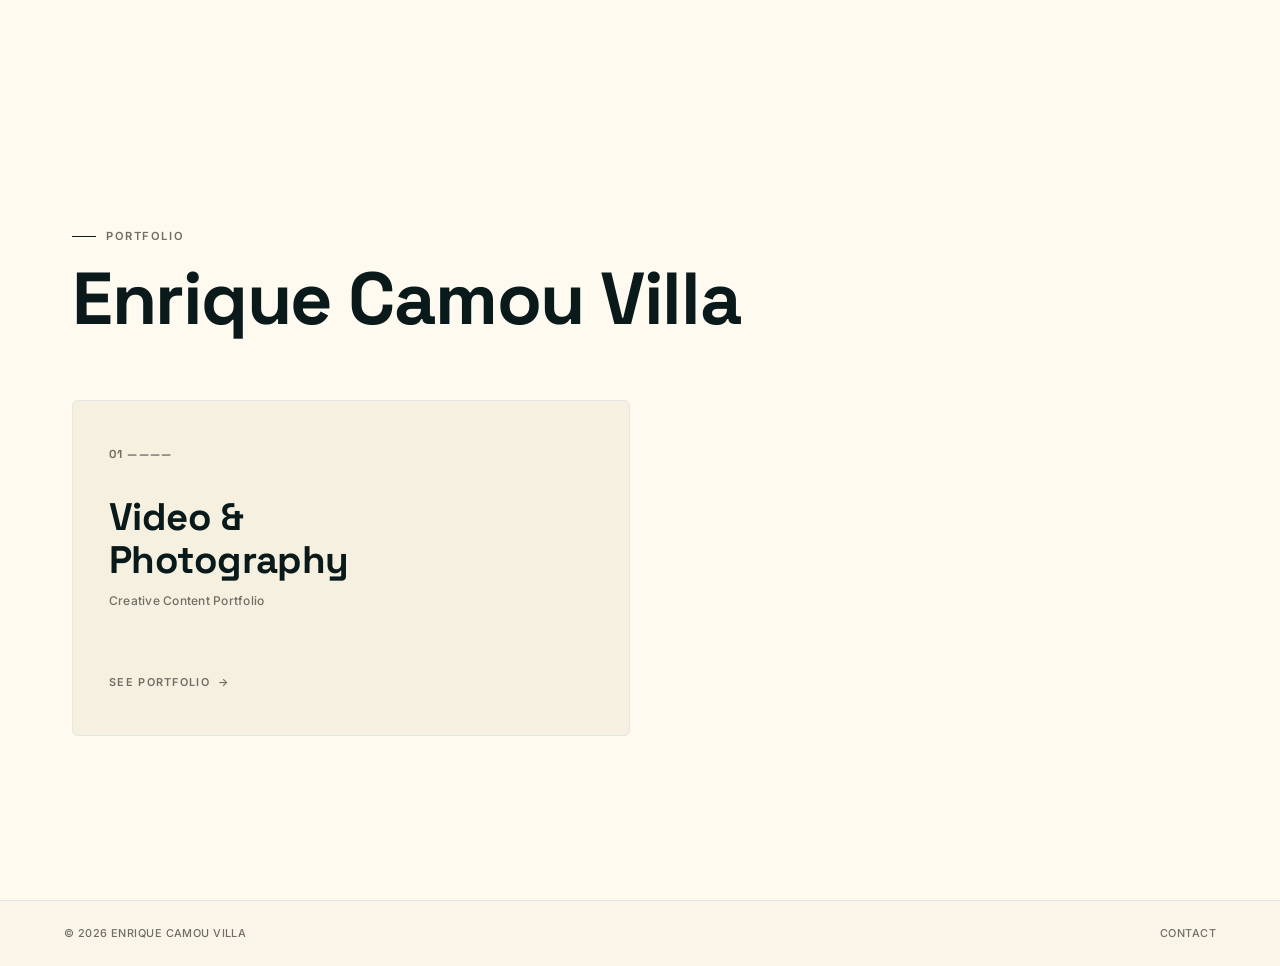
<file: index.html>
<!DOCTYPE html>
<html lang="en">
<head>
<meta charset="UTF-8"/>
<meta name="viewport" content="width=device-width,initial-scale=1.0"/>
<title>Enrique Camou Villa — Portfolio</title>
<link rel="stylesheet" href="style.css" media="all"/>
<style>
  /* Landing page — extends the tokens defined in style.css */
  main {
    max-width: 1200px;
    margin: 0 auto;
    padding: 8rem 2rem 4rem;
    min-height: 100vh;
    display: flex;
    flex-direction: column;
    justify-content: center;
  }

  .identity {
    margin-bottom: 4rem;
    animation: rise 0.6s var(--ease) both;
  }

  .name {
    font-family: 'Space Grotesk', sans-serif;
    font-size: clamp(2.6rem, 7vw, 4.6rem);
    font-weight: 700;
    letter-spacing: -0.02em;
    line-height: 0.98;
    color: var(--ink);
    margin-top: 0.6rem;
  }

  .tagline {
    font-size: 0.78rem;
    font-weight: 500;
    color: var(--mute);
    margin-top: 0.75rem;
    letter-spacing: 0.05em;
  }

  .doors-container {
    display: grid;
    grid-template-columns: repeat(2, 1fr);
    gap: 1.25rem;
    animation: rise 0.6s var(--ease) both;
    animation-delay: 0.1s;
  }

  .portal-door {
    background: var(--surface-card);
    border: 1px solid var(--hairline);
    padding: 2.75rem 2.25rem;
    border-radius: var(--r-md);
    text-decoration: none;
    color: var(--body);
    display: flex;
    flex-direction: column;
    justify-content: space-between;
    min-height: 280px;
    transition: background 0.4s var(--ease),
                color 0.4s var(--ease),
                border-color 0.4s var(--ease),
                transform 0.4s var(--ease);
  }

  .portal-door:hover,
  .portal-door:focus-visible {
    background: var(--surface-dark);
    border-color: var(--surface-dark);
    color: var(--on-dark-mute);
    transform: translateY(-4px);
  }

  .door-number {
    font-family: 'Space Grotesk', sans-serif;
    font-size: 0.72rem;
    font-weight: 700;
    color: var(--mute);
    letter-spacing: 0.1em;
    display: block;
    margin-bottom: 2rem;
    transition: color 0.4s var(--ease);
  }

  .portal-door:hover .door-number {
    color: var(--on-dark-mute);
  }

  .door-title {
    font-family: 'Space Grotesk', sans-serif;
    font-size: clamp(1.7rem, 3.4vw, 2.4rem);
    line-height: 1.12;
    color: var(--ink);
    font-weight: 700;
    letter-spacing: -0.015em;
    transition: color 0.4s var(--ease);
  }

  .portal-door:hover .door-title {
    color: var(--on-dark);
  }

  .door-sub {
    font-family: 'Inter', sans-serif;
    font-size: 0.75rem;
    font-weight: 500;
    color: var(--mute);
    margin-top: 0.6rem;
    letter-spacing: 0.02em;
    transition: color 0.4s var(--ease);
  }

  .portal-door:hover .door-sub {
    color: var(--on-dark-mute);
  }

  .door-enter {
    font-size: 0.68rem;
    font-weight: 600;
    text-transform: uppercase;
    letter-spacing: 0.12em;
    color: var(--mute);
    margin-top: 4rem;
    display: flex;
    align-items: center;
    gap: 8px;
    transition: color 0.3s;
  }

  .portal-door:hover .door-enter {
    color: var(--on-dark);
  }

  .door-enter span {
    transition: transform 0.3s var(--ease);
  }

  .portal-door:hover .door-enter span {
    transform: translateX(5px);
  }

  @media (max-width: 768px) {
    main { padding: 6.5rem 1.25rem 3rem; }
    .doors-container { grid-template-columns: 1fr; gap: 1rem; }
    .portal-door { min-height: 220px; padding: 2rem; }
  }
</style>
</head>
<body>

<main>
  <div class="identity">
    <div class="page-label">Portfolio</div>
    <h1 class="name">Enrique Camou Villa</h1>
  </div>

  <div class="doors-container">
    <a href="video-portfolio.html" class="portal-door">
      <div>
        <span class="door-number">01 &mdash;&mdash;&mdash;&mdash;</span>
        <div class="door-title">Video &amp;<br>Photography</div>
        <div class="door-sub">Creative Content Portfolio</div>
      </div>
      <div class="door-enter">See Portfolio <span>&#x2192;</span></div>
    </a>
    <!--
    <a href="code-portfolio.html" class="portal-door">
      <div>
        <span class="door-number">02 &mdash;&mdash;&mdash;&mdash;</span>
        <div class="door-title">Coding &amp;<br>Development</div>
        <div class="door-sub">Full Stack &middot; Frontend Systems</div>
      </div>
      <div class="door-enter">See Portfolio <span>&#x2192;</span></div>
    </a>
    -->
  </div>
</main>

<footer>
  <span>&copy; 2026 Enrique Camou Villa</span>
  <a href="contact.html">Contact</a>
</footer>

</body>
</html>
</file>
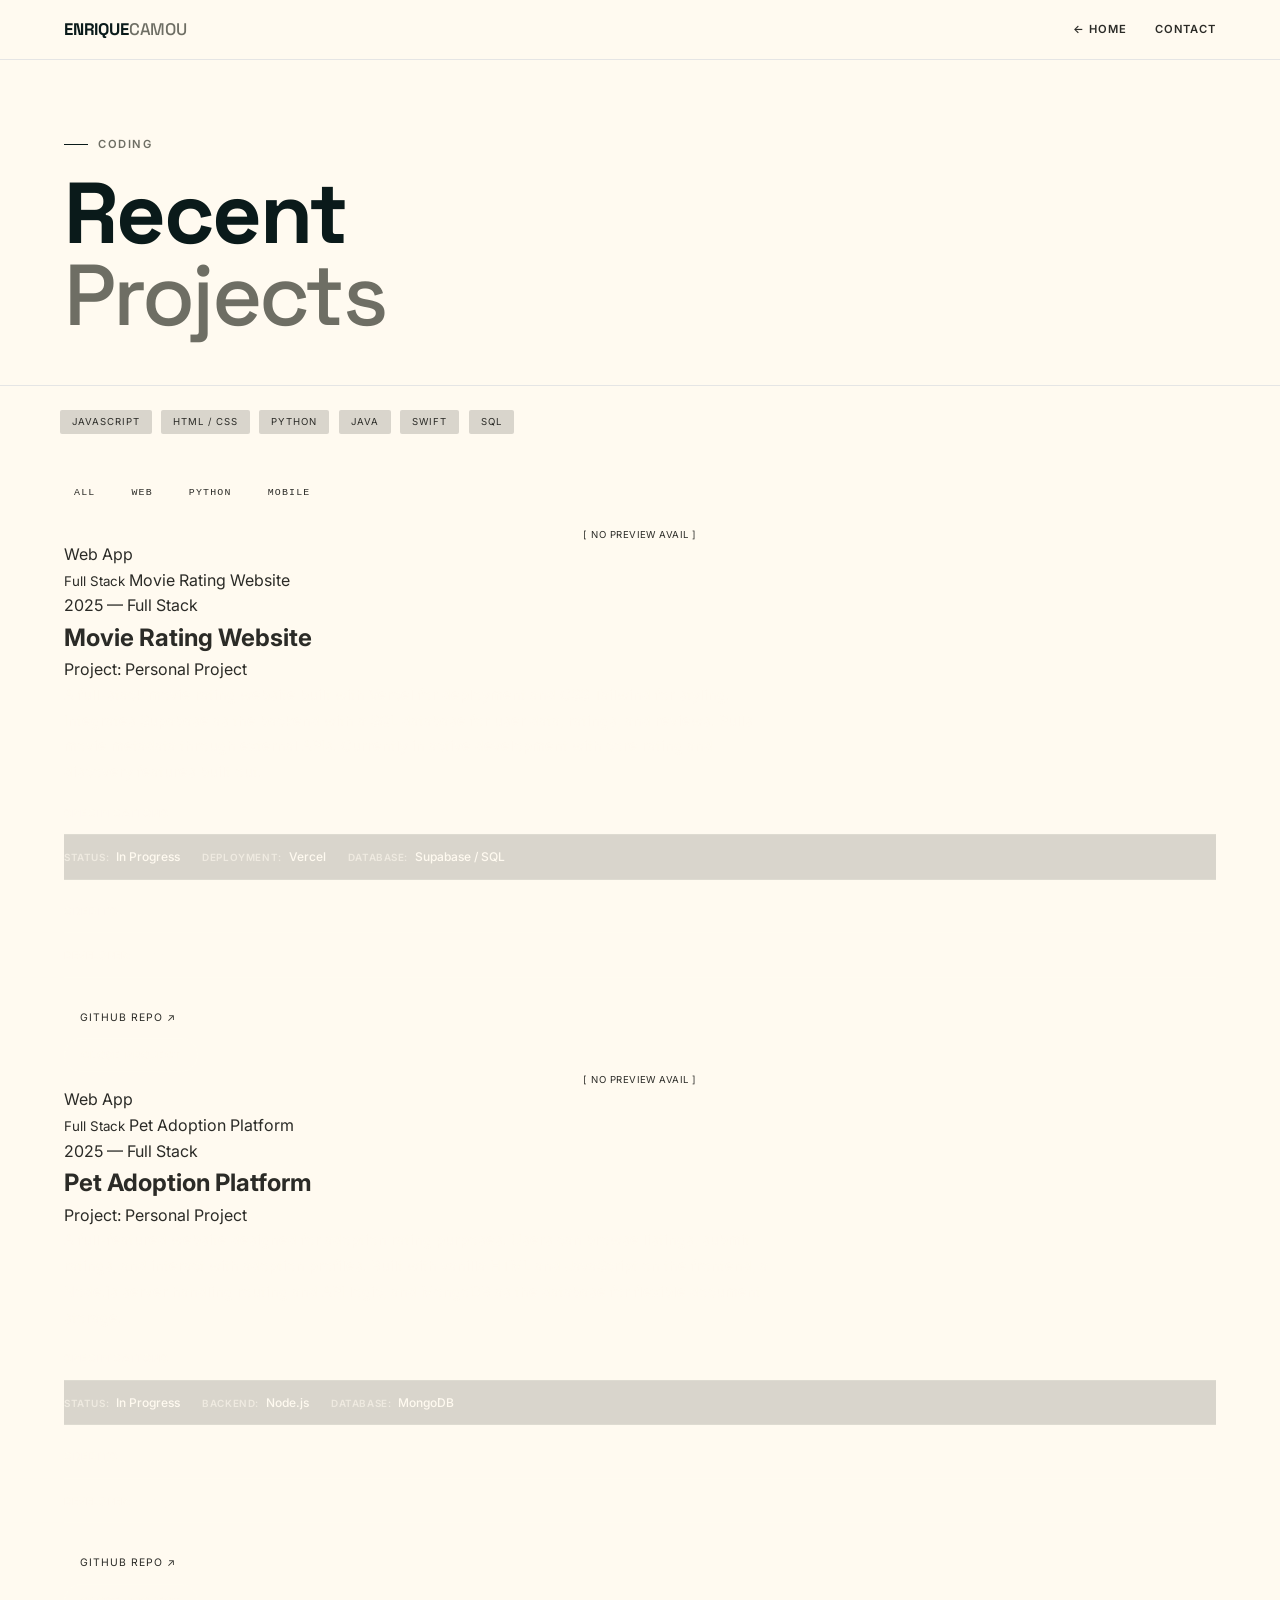
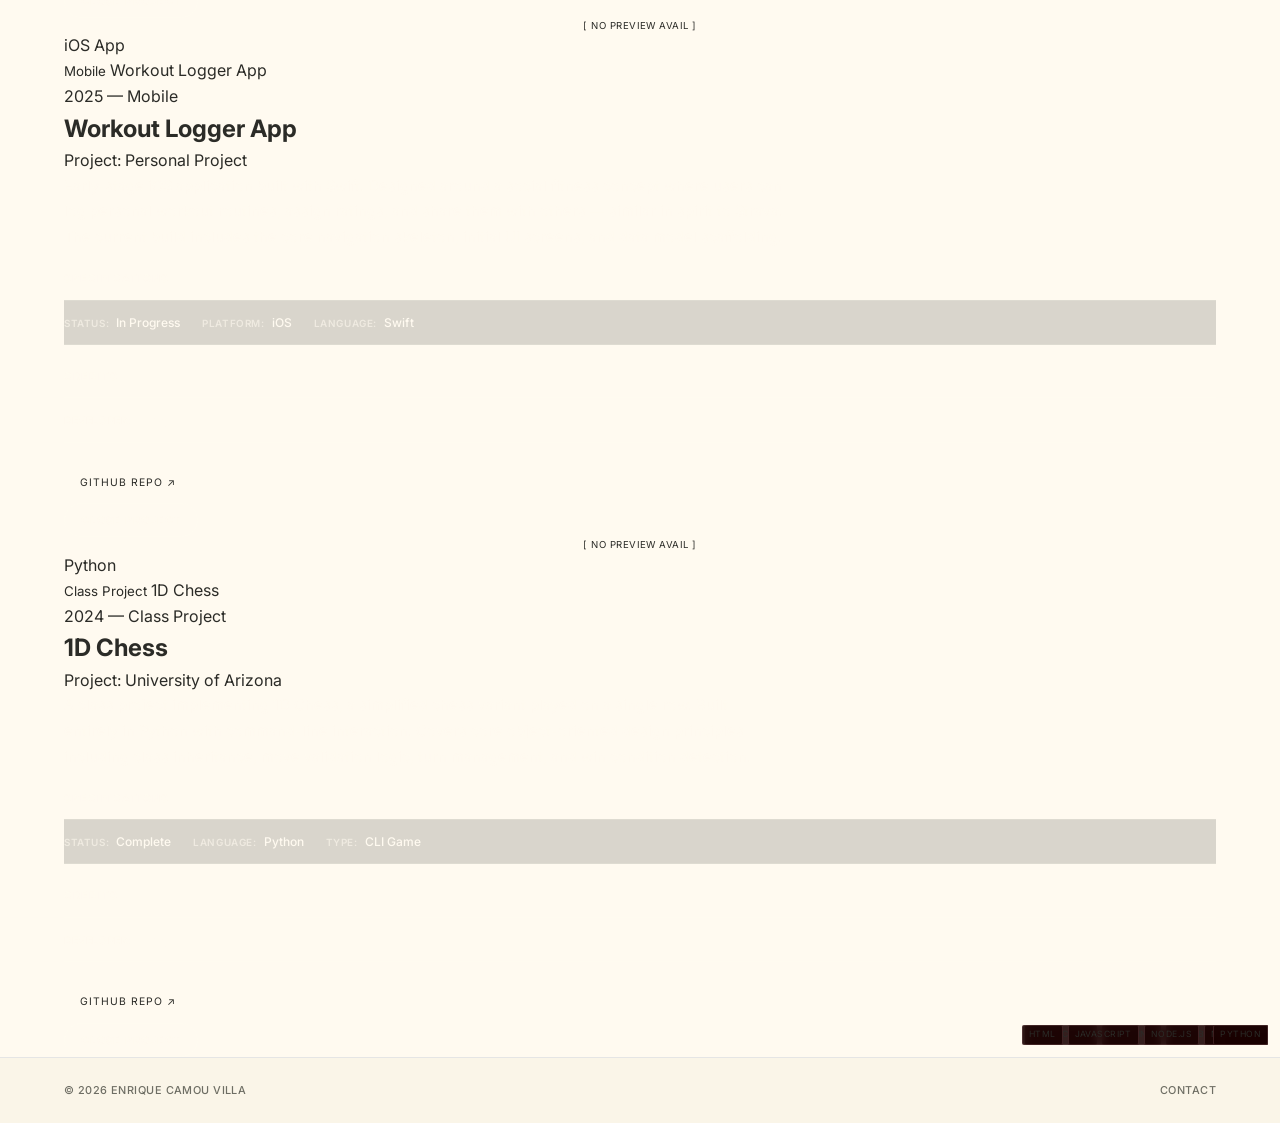
<file: code-portfolio.html>
<!DOCTYPE html>
<html lang="en">
<head>
<meta charset="UTF-8"/>
<meta name="viewport" content="width=device-width,initial-scale=1.0"/>
<title>Coding - Enrique Camou Villa</title>
<link rel="stylesheet" href="style.css" media="all"/>
<style>
  /* Extra modular layout helpers specific to Code items missing from global style.css */
  .lang-bar {
    position: relative;
    z-index: 1;
    max-width: 1200px;
    margin: 0 auto;
    padding: 1.5rem 20px;
    display: flex;
    align-items: center;
    gap: 0.6rem;
    border-bottom: 1px solid var(--border);
    flex-wrap: wrap;
  }
  .lang-tag {
    font-size: 0.6rem;
    letter-spacing: 0.1em;
    text-transform: uppercase;
    padding: 4px 12px;
    border-radius: 2px;
    border: 1px solid var(--border);
    background: rgba(0, 0, 0, 0.15);
    color: var(--smoke);
  }
  .filter-bar {
    position: relative;
    z-index: 1;
    max-width: 1200px;
    margin: 0 auto;
    padding: 1.5rem 20px;
    display: flex;
    align-items: center;
    gap: 0.5rem;
    border-bottom: 1px solid var(--border);
    flex-wrap: wrap;
  }
  .filter-btn {
    font-family: 'DM Mono', monospace;
    font-size: 0.62rem;
    letter-spacing: 0.12em;
    text-transform: uppercase;
    padding: 5px 14px;
    border-radius: 2px;
    border: 1px solid var(--border);
    background: transparent;
    color: var(--dim);
    cursor: pointer;
    transition: all 0.2s;
  }
  .filter-btn:hover {
    border-color: var(--smoke);
    color: var(--ash);
  }
  .filter-btn.active {
    background: var(--red);
    border-color: var(--red);
    color: var(--ash);
  }
  .door-stack {
    position: absolute;
    bottom: 12px;
    right: 12px;
    display: flex;
    gap: 5px;
    flex-wrap: wrap;
    justify-content: flex-end;
    z-index: 10;
  }
  .stack-tag {
    font-size: 0.54rem;
    letter-spacing: 0.05em;
    text-transform: uppercase;
    background: rgba(26, 1, 1, 0.88);
    border: 1px solid rgba(255, 202, 208, 0.15);
    color: var(--smoke);
    padding: 2px 6px;
    border-radius: 2px;
    backdrop-filter: blur(4px);
  }
  .banner-links-wrapper {
    display: flex;
    flex-wrap: wrap;
    gap: 12px;
    margin-top: 1.5rem;
  }
  .banner-link {
    display: inline-flex;
    align-items: center;
    gap: 6px;
    font-size: 0.65rem;
    letter-spacing: 0.1em;
    text-transform: uppercase;
    color: var(--ash);
    text-decoration: none;
    border: 1px solid var(--border2);
    border-radius: 2px;
    padding: 8px 16px;
    transition: background 0.2s, color 0.2s, border-color 0.2s;
  }
  .banner-link:hover {
    background: var(--red);
    border-color: var(--red);
    color: var(--ash);
  }
</style>
</head>
<body>

<nav>
  <a href="index.html" class="nav-logo">enrique<em>camou</em></a>
  <div class="nav-right">
    <a href="index.html" class="nav-back">&#x2190; Home</a>
    <a href="contact.html" class="nav-contact">Contact</a>
  </div>
</nav>

<header class="page-header">
  <div class="page-label">Coding</div>
  <h1 class="page-title">Recent<br><em>Projects</em></h1>
</header>

<div class="lang-bar" id="langBar"></div>

<div class="filter-bar" id="filterBar"></div>

<div class="project-grid" id="grid"></div>

<script>
const languages = ["JavaScript", "HTML / CSS", "Python", "Java", "Swift", "SQL"];

const projects = [
  {
    id: "movie-rater",
    type: "web",
    badge: "Web App",
    year: "2025",
    category: "Full Stack",
    title: "Movie Rating Website",
    description: "A full-stack movie rating platform where users can discover, rate, and review films.",
    client: "Personal Project",
    stack: ["JavaScript", "Tailwind", "Supabase", "SQL"],
    fullDescription: "A full-stack movie rating website built with Vercel for deployment and CSS Tailwind for styling. Integrates Supabase as the backend with a SQL database for user data, ratings, and reviews. Pulls movie metadata through external APIs. Currently in active development with core rating and discovery features built out.",
    meta: {
      "Status": "In Progress",
      "Deployment": "Vercel",
      "Database": "Supabase / SQL"
    },
    credits: [
      { role: "Developer", name: "Enrique Camou Villa" }
    ],
    links: [
      { label: "GitHub Repo", url: "https://github.com" }
    ]
  },
  {
    id: "adoption-site",
    type: "web",
    badge: "Web App",
    year: "2025",
    category: "Full Stack",
    title: "Pet Adoption Platform",
    description: "A full website for adoption rating and pet discovery, built with a Node.js backend and MongoDB.",
    client: "Personal Project",
    stack: ["HTML", "JavaScript", "Node.js", "MongoDB"],
    fullDescription: "A full-featured website designed for adoption rating purposes. Users can browse listings, submit ratings, and interact with adoption profiles. Built with vanilla HTML and JavaScript on the frontend, a Node.js server handling routing and API logic, and MongoDB as the database for flexible document storage.",
    meta: {
      "Status": "In Progress",
      "Backend": "Node.js",
      "Database": "MongoDB"
    },
    credits: [
      { role: "Developer", name: "Enrique Camou Villa" }
    ],
    links: [
      { label: "GitHub Repo", url: "https://github.com" }
    ]
  },
  {
    id: "workout-app",
    type: "mobile",
    badge: "iOS App",
    year: "2025",
    category: "Mobile",
    title: "Workout Logger App",
    description: "An iOS app skeleton inspired by Strava — users can log, rate, and share workout routines.",
    client: "Personal Project",
    stack: ["Swift"],
    fullDescription: "Early-stage iOS application built with Swift. Designed around a social fitness concept where users can log personal workout routines, assign ratings, and share them with others — similar in spirit to Strava. The current build includes the core navigation skeleton, initial UI screens, and data model scaffolding.",
    meta: {
      "Status": "In Progress",
      "Platform": "iOS",
      "Language": "Swift"
    },
    credits: [
      { role: "Developer", name: "Enrique Camou Villa" }
    ],
    links: [
      { label: "GitHub Repo", url: "https://github.com" }
    ]
  },
  {
    id: "chess-1d",
    type: "python",
    badge: "Python",
    year: "2024",
    category: "Class Project",
    title: "1D Chess",
    description: "A command-line implementation of 1D chess — a linear variant of chess played on a single row.",
    client: "University of Arizona",
    stack: ["Python"],
    fullDescription: "A class project implementing 1D Chess, a simplified chess variant played on a single row. Built entirely in Python with command-line interaction. Covers core object-oriented design principles including class inheritance, move validation logic, turn management, and win condition detection.",
    meta: {
      "Status": "Complete",
      "Language": "Python",
      "Type": "CLI Game"
    },
    credits: [
      { role: "Developer", name: "Enrique Camou Villa" }
    ],
    links: [
      { label: "GitHub Repo", url: "https://github.com" }
    ]
  }
];

const filters = [
  { label: "All",    value: "all" },
  { label: "Web",    value: "web" },
  { label: "Python", value: "python" },
  { label: "Mobile", value: "mobile" },
];

/* ── Render language tags ── */
const langBar = document.getElementById("langBar");
languages.forEach(lang => {
  const tag = document.createElement("span");
  tag.className = "lang-tag";
  tag.textContent = lang;
  langBar.appendChild(tag);
});

/* ── Close all items helper ── */
function closeAllDoors() {
  document.querySelectorAll(".project-door").forEach(d => d.classList.remove("active"));
}

/* ── Render filter bar ── */
const filterBar = document.getElementById("filterBar");
filters.forEach((f, i) => {
  const btn = document.createElement("button");
  btn.className = "filter-btn" + (i === 0 ? " active" : "");
  btn.textContent = f.label;
  btn.onclick = () => {
    document.querySelectorAll(".filter-btn").forEach(b => b.classList.remove("active"));
    btn.classList.add("active");
    closeAllDoors();
    
    let visibleIdx = 0;
    document.querySelectorAll(".project-door").forEach(d => {
      const isVisible = (f.value === "all" || d.dataset.type === f.value);
      d.style.display = isVisible ? "grid" : "none";
      
      if (isVisible) {
        // Re-calculate column mappings cleanly after filters compress rows
        d.classList.remove("col-left", "col-mid", "col-right");
        const colPosition = visibleIdx % 3;
        if (colPosition === 0) d.classList.add("col-left");
        else if (colPosition === 1) d.classList.add("col-mid");
        else d.classList.add("col-right");
        visibleIdx++;
      }
    });
  };
  filterBar.appendChild(btn);
});

/* ── Render project grid ── */
const grid = document.getElementById("grid");
projects.forEach((p, i) => {
  const thumbHtml = p.thumbnail
    ? `<img src="${p.thumbnail}" alt="${p.title}"/>`
    : `<div class="door-thumb-placeholder" style="display:flex;align-items:center;justify-content:center;height:100%;font-size:0.6rem;letter-spacing:0.05em;color:var(--dim);">[ NO PREVIEW AVAIL ]</div>`;
  
  const stackTags = (p.stack || []).map(s => `<span class="stack-tag">${s}</span>`).join("");
  
  let creditsHtml = "";
  if (p.credits && p.credits.length) {
    creditsHtml = `
      <div class="banner-section-title">Credits</div>
      <div class="inline-credits-list">
        ${p.credits.map(c => `
          <div class="inline-credit-row">
            <span class="inline-role">${c.role}:</span>
            <span class="inline-name">${c.name}</span>
          </div>
        `).join("")}
      </div>`;
  }

  let metaHtml = "";
  if (p.meta) {
    metaHtml = `
      <div class="banner-section-title">Specifications</div>
      <div class="inline-credits-list" style="border-left-color: var(--dim); background: rgba(0,0,0,0.15);">
        ${Object.keys(p.meta).map(k => `
          <div class="inline-credit-row">
            <span class="inline-role">${k}:</span>
            <span class="inline-name">${p.meta[k]}</span>
          </div>
        `).join("")}
      </div>`;
  }

  let linksHtml = "";
  if (p.links && p.links.length) {
    linksHtml = `
      <div class="banner-links-wrapper">
        ${p.links.map(l => `<a href="${l.url}" target="_blank" rel="noopener" class="banner-link">${l.label} &#x2197;</a>`).join("")}
      </div>`;
  }

  const card = document.createElement("div");
  card.className = "project-door";
  card.dataset.type = p.type;
  card.style.animationDelay = `${0.05 + i * 0.07}s`;
  
  // Set up desktop column calculation markers expected by style.css rules
  const colPosition = i % 3;
  if (colPosition === 0) card.classList.add("col-left");
  else if (colPosition === 1) card.classList.add("col-mid");
  else card.classList.add("col-right");

  card.innerHTML = `
    <div class="door-thumb">
      ${thumbHtml}
      <div class="door-badge">${p.badge}</div>
      <div class="door-hover-title">
        <small>${p.category}</small>
        <span>${p.title}</span>
      </div>
      <div class="door-stack">${stackTags}</div>
    </div>
    
    <div class="door-details-banner">
      <div class="banner-header">
        <span class="banner-meta">${p.year} &mdash; ${p.category}</span>
        <h2 class="banner-title">${p.title}</h2>
        <div class="banner-client">Project: <span>${p.client}</span></div>
      </div>
      <p class="banner-desc">${p.fullDescription || p.description}</p>
      
      ${metaHtml}
      ${creditsHtml}
      ${linksHtml}
      
      <button class="banner-close-btn">Close Project</button>
    </div>
  `;

  // Intercept events to execute inline expansion without jumping page behaviors
  card.addEventListener("click", (e) => {
    if (e.target.closest(".banner-close-btn")) {
      e.stopPropagation();
      card.classList.remove("active");
      return;
    }
    if (e.target.closest("a") || e.target.closest(".banner-links-wrapper")) {
      return; // Do not toggle if actual links inside are interacted with
    }
    
    if (card.classList.contains("active")) {
      if (e.target.closest(".door-thumb")) {
        card.classList.remove("active");
      }
    } else {
      closeAllDoors();
      card.classList.add("active");
      setTimeout(() => {
        card.scrollIntoView({ behavior: "smooth", block: "nearest" });
      }, 100);
    }
  });

  grid.appendChild(card);
});
</script>

<footer>
  <span>&copy; 2026 Enrique Camou Villa</span>
  <a href="contact.html">Contact</a>
</footer>

</body>
</html>
</file>
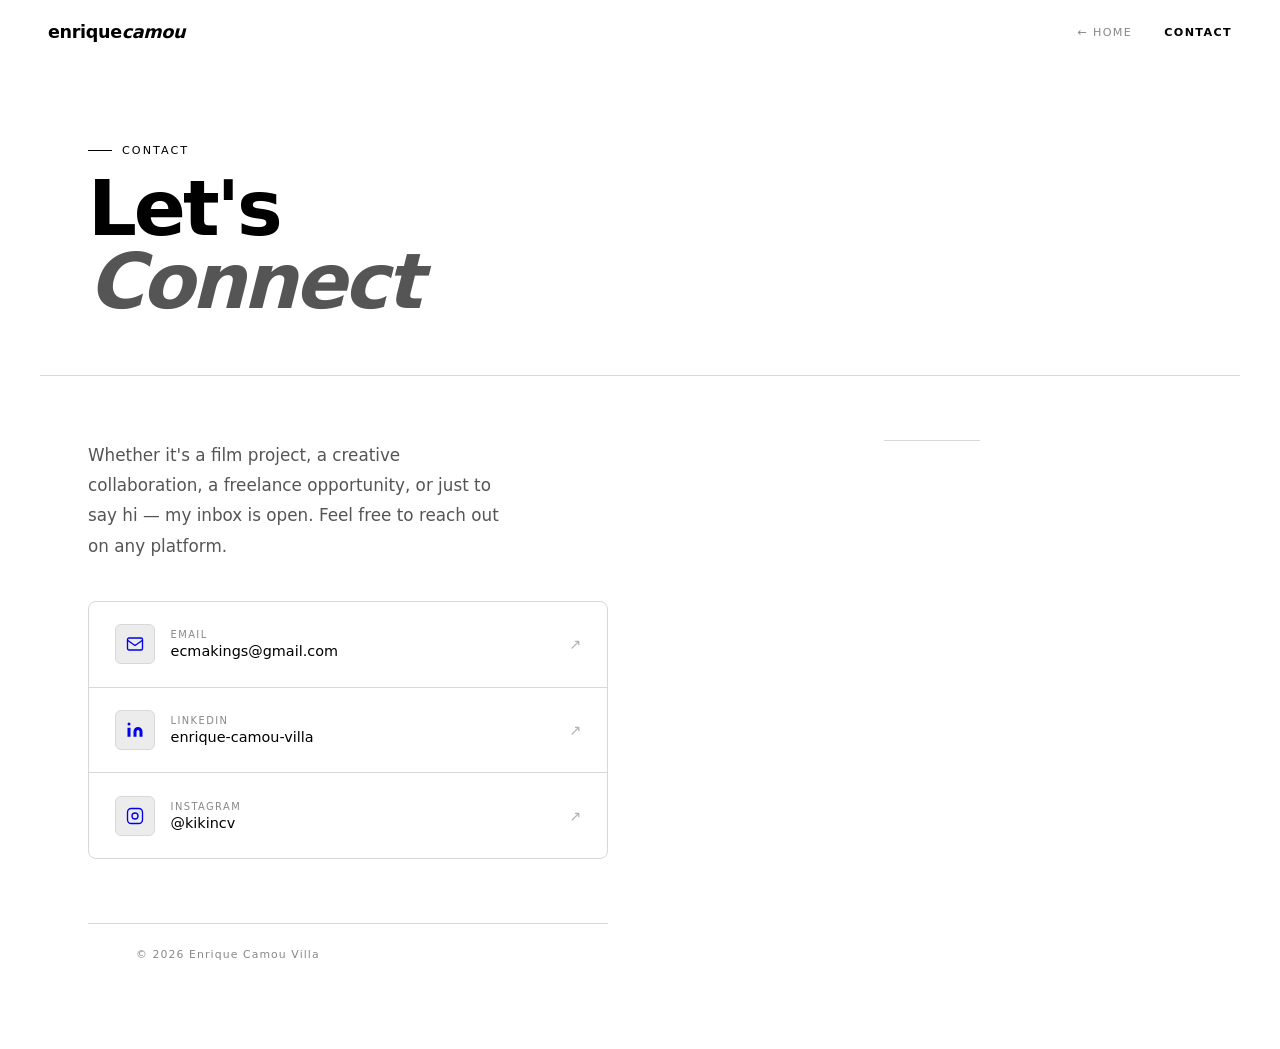
<file: contact.html>
<!DOCTYPE html>
<html lang="en">
<head>
<meta charset="UTF-8"/>
<meta name="viewport" content="width=device-width,initial-scale=1.0"/>
<title>Contact - Enrique Camou Villa</title>
<style>
*,*::before,*::after{box-sizing:border-box;margin:0;padding:0}
:root{
  --bg:#ffffff;
  --surface:#f5f5f5;
  --surface2:#ececec;
  --border:#d8d8d8;
  --border2:#b0b0b0;
  --accent:#000000;
  --ash:#555555;
  --smoke:#888888;
  --white:#000000;
}
html{scroll-behavior:smooth}
body{background:var(--bg);color:var(--white);font-family:-apple-system,system-ui,'Helvetica Neue',sans-serif;min-height:100vh;overflow-x:hidden}

/* NAV */
nav{position:fixed;top:0;left:0;right:0;z-index:100;display:flex;align-items:center;justify-content:space-between;padding:1.4rem 3rem;background:linear-gradient(to bottom,rgba(255,255,255,0.97),transparent)}
.nav-logo{font-family:-apple-system,system-ui,'Helvetica Neue',sans-serif;font-size:1.1rem;font-weight:900;color:var(--white);text-decoration:none;letter-spacing:-0.02em}
.nav-logo em{color:var(--accent);font-style:italic}
.nav-right{display:flex;align-items:center;gap:2rem}
.nav-back,.nav-active{font-family:system-ui,sans-serif;font-size:0.7rem;letter-spacing:0.12em;text-transform:uppercase;text-decoration:none;transition:color 0.2s}
.nav-back{color:var(--smoke);display:flex;align-items:center;gap:6px}
.nav-back:hover{color:var(--ash)}
.nav-active{color:var(--accent);font-weight:600}

/* PAGE HEADER */
.page-header{position:relative;z-index:1;padding:9rem 3rem 3.5rem;max-width:1200px;margin:0 auto;border-bottom:1px solid var(--border)}
.page-label{font-family:system-ui,sans-serif;font-size:0.7rem;letter-spacing:0.18em;text-transform:uppercase;color:var(--accent);margin-bottom:1rem;display:flex;align-items:center;gap:10px}
.page-label::before{content:'';display:block;width:24px;height:1px;background:var(--accent)}
.page-title{font-family:-apple-system,system-ui,'Helvetica Neue',sans-serif;font-size:clamp(2.8rem,6vw,5rem);font-weight:900;letter-spacing:-0.04em;line-height:0.95}
.page-title em{font-style:italic;color:var(--ash);font-weight:700}

/* MAIN LAYOUT */
.contact-wrap{max-width:1200px;margin:0 auto;padding:4rem 3rem;display:grid;grid-template-columns:1fr 1fr;gap:4rem;align-items:start}

/* LEFT — intro */
.contact-intro{}
.intro-body{font-size:1.05rem;color:var(--ash);line-height:1.8;font-weight:300;max-width:420px;margin-bottom:2.5rem}
@keyframes pulse{0%,100%{opacity:1}50%{opacity:0.4}}

/* RIGHT — contact cards */
.contact-cards{display:flex;flex-direction:column;gap:1px;background:var(--border);border:1px solid var(--border);border-radius:8px;overflow:hidden}
.contact-card{display:flex;align-items:center;justify-content:space-between;padding:1.4rem 1.6rem;background:var(--bg);text-decoration:none;transition:background 0.2s,transform 0.15s;gap:1rem}
.contact-card:hover{background:var(--surface);transform:translateX(4px)}
.card-left{display:flex;align-items:center;gap:1rem}
.card-icon{width:40px;height:40px;border-radius:6px;background:var(--surface2);border:1px solid var(--border);display:flex;align-items:center;justify-content:center;flex-shrink:0}
.card-icon svg{width:18px;height:18px}
.card-label{font-family:system-ui,sans-serif;font-size:0.62rem;letter-spacing:0.14em;text-transform:uppercase;color:var(--smoke);margin-bottom:3px}
.card-value{font-size:0.9rem;font-weight:500;color:var(--white)}
.card-arrow{font-size:0.9rem;color:var(--border2);transition:color 0.2s,transform 0.2s;flex-shrink:0}
.contact-card:hover .card-arrow{color:var(--accent);transform:translateX(3px)}

/* DIVIDER */
.section-divider{max-width:1200px;margin:0 auto 0;padding:0 3rem;border-top:1px solid var(--border)}

/* FOOTER */
footer{position:relative;z-index:1;padding:1.5rem 3rem;font-family:system-ui,sans-serif;font-size:0.68rem;letter-spacing:0.1em;color:var(--smoke);display:flex;justify-content:space-between;align-items:center;border-top:1px solid var(--border)}
footer a{color:var(--smoke);text-decoration:none;transition:color 0.2s}
footer a:hover{color:var(--ember)}

@media(max-width:700px){
  nav{padding:1rem 1.25rem}
  .page-header{padding-left:1.25rem;padding-right:1.25rem}
  .contact-wrap{grid-template-columns:1fr;padding:2.5rem 1.25rem;gap:2.5rem}
  footer{padding:2rem 1.25rem;flex-direction:column;gap:0.5rem;text-align:center}
}
</style>
</head>
<body>

<nav>
  <a href="index.html" class="nav-logo">enrique<em>camou</em></a>
  <div class="nav-right">
    <a href="index.html" class="nav-back">&#x2190; Home</a>
    <span class="nav-active">Contact</span>
  </div>
</nav>

<header class="page-header">
  <div class="page-label">Contact</div>
  <h1 class="page-title">Let's<br><em>Connect</em></h1>
</header>

<div class="contact-wrap">

  <!-- LEFT -->
  <div class="contact-intro">
    <p class="intro-body">
      Whether it's a film project, a creative collaboration, a freelance opportunity, or just to say hi — my inbox is open. Feel free to reach out on any platform.
    </p>

  <!-- RIGHT -->
  <div class="contact-cards">

    <!-- Email -->
    <a class="contact-card" href="mailto:ecmakings@gmail.com">
      <div class="card-left">
        <div class="card-icon">
          <svg viewBox="0 0 24 24" fill="none" stroke="currentColor" stroke-width="1.8" stroke-linecap="round" stroke-linejoin="round">
            <rect x="2" y="4" width="20" height="16" rx="2"/>
            <path d="M2 7l10 7 10-7"/>
          </svg>
        </div>
        <div>
          <div class="card-label">Email</div>
          <div class="card-value">ecmakings@gmail.com</div>
        </div>
      </div>
      <span class="card-arrow">&#x2197;</span>
    </a>

    <!-- LinkedIn -->
    <a class="contact-card" href="https://linkedin.com/in/enrique-camou-villa" target="_blank" rel="noopener">
      <div class="card-left">
        <div class="card-icon">
          <svg viewBox="0 0 24 24" fill="currentColor">
            <path d="M16 8a6 6 0 0 1 6 6v7h-4v-7a2 2 0 0 0-2-2 2 2 0 0 0-2 2v7h-4v-7a6 6 0 0 1 6-6z"/>
            <rect x="2" y="9" width="4" height="12"/>
            <circle cx="4" cy="4" r="2"/>
          </svg>
        </div>
        <div>
          <div class="card-label">LinkedIn</div>
          <div class="card-value">enrique-camou-villa</div>
        </div>
      </div>
      <span class="card-arrow">&#x2197;</span>
    </a>

    <!-- Instagram -->
    <a class="contact-card" href="https://instagram.com/kikincv" target="_blank" rel="noopener">
      <div class="card-left">
        <div class="card-icon">
          <svg viewBox="0 0 24 24" fill="none" stroke="currentColor" stroke-width="1.8" stroke-linecap="round" stroke-linejoin="round">
            <rect x="2" y="2" width="20" height="20" rx="5"/>
            <circle cx="12" cy="12" r="4"/>
            <circle cx="17.5" cy="6.5" r="0.5" fill="currentColor" stroke="none"/>
          </svg>
        </div>
        <div>
          <div class="card-label">Instagram</div>
          <div class="card-value">@kikincv</div>
        </div>
      </div>
      <span class="card-arrow">&#x2197;</span>
    </a>

  </div>
</div>

<div class="section-divider"></div>
<footer>
    <span>&copy; 2026 Enrique Camou Villa</span>
</footer>

</body>
</html>
</file>
<file: style.css>
@import url('https://fonts.googleapis.com/css2?family=Space+Grotesk:wght@500;700&family=Inter:wght@400;500;600&display=swap');

*, *::before, *::after {
  box-sizing: border-box;
  margin: 0;
  padding: 0;
}

:root {
  /* Brand — 70% cream/bone, 30% black/charcoal, no added accent */
  --canvas:       #fffaf0;
  --surface-soft: #faf5e8;
  --surface-card: #f5f0e0;
  --surface-dark: #0a1a1a;
  --hairline:     #e5e5e5;

  --ink:      #0a1a1a;
  --body:     #2b2b27;
  --mute:     #6e6e64;
  --on-dark:      #fffaf0;
  --on-dark-mute: rgba(255, 250, 240, 0.58);
  --hairline-dark: rgba(255, 250, 240, 0.14);

  --r-xs: 3px;
  --r-sm: 4px;
  --r-md: 6px;

  --ease: cubic-bezier(0.22, 1, 0.36, 1);
}

html {
  scroll-behavior: smooth;
}

body {
  background: var(--canvas);
  color: var(--body);
  font-family: 'Inter', -apple-system, sans-serif;
  font-size: 16px;
  font-weight: 400;
  line-height: 1.6;
  min-height: 100vh;
  overflow-x: hidden;
  -webkit-font-smoothing: antialiased;
}

:focus-visible {
  outline: 2px solid var(--ink);
  outline-offset: 3px;
}

/* NAV */
nav {
  position: fixed;
  top: 0;
  left: 0;
  right: 0;
  z-index: 100;
  display: flex;
  align-items: center;
  justify-content: space-between;
  height: 60px;
  padding: 0 5vw;
  background: var(--canvas);
  border-bottom: 1px solid var(--hairline);
}

.nav-logo {
  font-family: 'Space Grotesk', sans-serif;
  font-size: 1.05rem;
  font-weight: 700;
  color: var(--ink);
  text-decoration: none;
  letter-spacing: -0.01em;
  text-transform: uppercase;
}

.nav-logo em {
  font-style: normal;
  color: var(--mute);
  font-weight: 500;
}

.nav-right {
  display: flex;
  align-items: center;
  gap: 1.75rem;
}

.nav-back,
.nav-contact {
  font-size: 0.7rem;
  font-weight: 600;
  letter-spacing: 0.08em;
  text-transform: uppercase;
  text-decoration: none;
  color: var(--body);
  transition: color 0.2s;
}

.nav-back {
  display: flex;
  align-items: center;
  gap: 6px;
}

.nav-back:hover,
.nav-contact:hover {
  color: var(--ink);
}

/* PAGE HEADER */
.page-header {
  position: relative;
  z-index: 1;
  padding: 8.5rem 5vw 3rem;
  border-bottom: 1px solid var(--hairline);
}

.page-label {
  font-family: 'Inter', sans-serif;
  font-size: 0.7rem;
  font-weight: 600;
  letter-spacing: 0.14em;
  text-transform: uppercase;
  color: var(--mute);
  margin-bottom: 1.1rem;
  display: flex;
  align-items: center;
  gap: 10px;
}

.page-label::before {
  content: '';
  display: block;
  width: 24px;
  height: 1px;
  background: var(--ink);
}

.page-title {
  font-family: 'Space Grotesk', sans-serif;
  font-size: clamp(2.6rem, 9vw, 5.4rem);
  font-weight: 700;
  letter-spacing: -0.03em;
  line-height: 0.96;
  color: var(--ink);
}

.page-title em {
  font-style: normal;
  font-weight: 500;
  color: var(--mute);
}

/* EDITORIAL INDEX — replaces the thumbnail grid */
.project-grid {
  position: relative;
  z-index: 1;
  width: 100%;
  padding: 0 5vw;
  display: flex;
  flex-direction: column;
}

.work-row {
  position: relative;
  display: flex;
  flex-direction: column;
  gap: 1.1rem;
  padding: 1.75rem 0;
  border-top: 1px solid var(--hairline);
  cursor: pointer;
  color: var(--body);
  transition: background 0.45s var(--ease), color 0.45s var(--ease), border-color 0.45s var(--ease);
  animation: rise 0.5s var(--ease) both;
}

.project-grid .work-row:last-child {
  border-bottom: 1px solid var(--hairline);
}

.work-row:hover,
.work-row.active {
  background: var(--surface-dark);
  border-color: var(--surface-dark);
  color: var(--on-dark-mute);
}

.work-row:hover + .work-row,
.work-row.active + .work-row {
  border-top-color: var(--surface-dark);
}

/* row-top holds the thumbnail block + meta text, and anchors the toggle
   button to its own right edge — so the button never drifts when the
   detail panel below opens or closes. */
.row-top {
  position: relative;
  display: flex;
  flex-direction: column;
  gap: 1rem;
}

.row-media-block {
  flex: 0 0 auto;
  display: flex;
  flex-direction: column;
  align-items: flex-start;
  gap: 0.6rem;
  width: 130px;
  padding-left: 8px;
}

.row-media {
  width: 100%;
  aspect-ratio: 4/3;
  border-radius: var(--r-sm);
  overflow: hidden;
  position: relative;
  background: var(--surface-soft);
  border: 5px solid var(--hairline);
  border-radius: 8px;
}

.row-media img {
  width: 100%;
  height: 100%;
  object-fit: cover;
  display: block;
  transition: transform 0.6s var(--ease);
}

.work-row:hover .row-media img,
.work-row.active .row-media img {
  transform: scale(1.06);
}

.row-tag {
  font-size: 0.6rem;
  font-weight: 600;
  letter-spacing: 0.07em;
  text-transform: uppercase;
  color: var(--mute);
  border: 1px solid var(--hairline);
  padding: 3px 8px;
  border-radius: var(--r-xs);
  transition: color 0.45s var(--ease), border-color 0.45s var(--ease);
}

.work-row:hover .row-tag,
.work-row.active .row-tag {
  color: var(--on-dark-mute);
  border-color: var(--hairline-dark);
}

.row-meta {
  flex: 1;
  min-width: 0;
  width: 100%;
}

.row-eyebrow {
  font-size: 0.68rem;
  font-weight: 600;
  letter-spacing: 0.1em;
  text-transform: uppercase;
  color: var(--mute);
  display: block;
  margin-bottom: 0.35rem;
  overflow-wrap: break-word;
  transition: color 0.45s var(--ease);
}

.work-row:hover .row-eyebrow,
.work-row.active .row-eyebrow {
  color: var(--on-dark-mute);
}

.row-title {
  font-family: 'Space Grotesk', sans-serif;
  font-size: clamp(1.2rem, 4.4vw, 1.7rem);
  font-weight: 700;
  letter-spacing: -0.015em;
  line-height: 1.2;
  color: var(--ink);
  overflow-wrap: break-word;
  hyphens: auto;
  transition: color 0.45s var(--ease);
}

.work-row:hover .row-title,
.work-row.active .row-title {
  color: var(--on-dark);
}

.row-client {
  font-size: 0.78rem;
  font-weight: 500;
  color: var(--mute);
  margin-top: 0.4rem;
  overflow-wrap: break-word;
  transition: color 0.45s var(--ease);
}

.work-row:hover .row-client,
.work-row.active .row-client {
  color: var(--on-dark-mute);
}

.row-toggle {
  position: absolute;
  top: 0;
  right: 0;
  width: 34px;
  height: 34px;
  min-width: 34px;
  border-radius: 50%;
  border: 1px solid var(--hairline);
  background: transparent;
  color: var(--ink);
  display: flex;
  align-items: center;
  justify-content: center;
  cursor: pointer;
  transition: border-color 0.45s var(--ease), color 0.45s var(--ease);
}

.row-toggle .icon-folder {
  position: absolute;
  width: 16px;
  height: 16px;
  transition: opacity 0.3s ease, transform 0.3s ease;
}

.row-toggle .icon-folder-open {
  opacity: 0;
  transform: scale(0.85);
}

.row-toggle .icon-folder-closed {
  opacity: 1;
  transform: scale(1);
}

.work-row.active .row-toggle .icon-folder-closed {
  opacity: 0;
  transform: scale(0.85);
}

.work-row.active .row-toggle .icon-folder-open {
  opacity: 1;
  transform: scale(1);
}

.work-row:hover .row-toggle,
.work-row.active .row-toggle {
  border-color: var(--hairline-dark);
  color: var(--on-dark);
}

/* DETAIL PANEL (accordion) */
.row-detail {
  display: grid;
  grid-template-rows: 0fr;
  opacity: 0;
  transition: grid-template-rows 0.5s var(--ease), opacity 0.4s ease;
}

.work-row.active .row-detail {
  grid-template-rows: 1fr;
  opacity: 1;
}

.row-detail-inner {
  overflow: hidden;
  min-height: 0;
  padding: 0.75rem 0 0.25rem;
}

.banner-desc {
  font-size: 0.92rem;
  font-weight: 400;
  line-height: 1.75;
  color: var(--on-dark-mute);
  max-width: 640px;
  margin-bottom: 1.25rem;
}

.inline-credits-list {
  display: flex;
  flex-wrap: wrap;
  gap: 10px 22px;
  margin-bottom: 1.5rem;
  padding: 12px 0;
  border-top: 1px solid var(--hairline-dark);
  border-bottom: 1px solid var(--hairline-dark);
}

.inline-credit-row {
  font-size: 0.75rem;
}

.inline-role {
  color: var(--on-dark-mute);
  margin-right: 4px;
  text-transform: uppercase;
  font-size: 0.62rem;
  font-weight: 600;
  letter-spacing: 0.06em;
}

.inline-name {
  color: var(--on-dark);
  font-weight: 500;
}

.banner-section-title {
  font-size: 0.65rem;
  font-weight: 600;
  letter-spacing: 0.12em;
  text-transform: uppercase;
  color: var(--on-dark-mute);
  margin: 0.4rem 0 0.75rem;
}

/* CAROUSEL ENGINE */
.media-scroll-carousel {
  display: flex;
  gap: 12px;
  overflow-x: auto;
  padding-bottom: 12px;
  margin-bottom: 1.25rem;
  width: 100%;
  scroll-snap-type: x mandatory;
  -webkit-overflow-scrolling: touch;
  scrollbar-width: thin;
  scrollbar-color: var(--hairline-dark) transparent;
}

.media-scroll-carousel::-webkit-scrollbar {
  height: 4px;
}

.media-scroll-carousel::-webkit-scrollbar-track {
  background: transparent;
}

.media-scroll-carousel::-webkit-scrollbar-thumb {
  background: var(--hairline-dark);
  border-radius: 10px;
}

.carousel-video-item {
  flex: 0 0 clamp(260px, 68vw, 560px);
  aspect-ratio: 16/9;
  background: #000;
  border-radius: var(--r-md);
  overflow: hidden;
  scroll-snap-align: start;
}

.carousel-video-item video {
  width: 100%;
  height: 100%;
  display: block;
  object-fit: cover;
}

.carousel-instagram-item {
  flex: 0 0 220px;
  aspect-ratio: 9/16;
  background: #000;
  border-radius: var(--r-md);
  overflow: hidden;
  scroll-snap-align: start;
}

.carousel-instagram-item iframe {
  width: 100%;
  height: 100%;
  border: none;
  display: block;
}

.carousel-photo-item {
  flex: 0 0 auto;
  height: clamp(190px, 30vw, 320px);
  border-radius: var(--r-sm);
  overflow: hidden;
  scroll-snap-align: start;
}

.carousel-photo-item img {
  height: 100%;
  width: auto;
  display: block;
  object-fit: contain;
  background: rgba(255, 250, 240, 0.04);
}

/* CLOSE BUTTON */
.banner-close-btn {
  background: none;
  color: var(--on-dark-mute);
  border: 1px solid var(--hairline-dark);
  padding: 9px 16px;
  font-family: 'Inter', sans-serif;
  font-size: 0.68rem;
  font-weight: 600;
  text-transform: uppercase;
  letter-spacing: 0.08em;
  border-radius: 999px;
  cursor: pointer;
  transition: color 0.2s, border-color 0.2s, background 0.2s;
  display: inline-flex;
  align-items: center;
  gap: 6px;
  margin-top: 0.25rem;
}

.banner-close-btn:hover {
  color: var(--on-dark);
  border-color: var(--on-dark-mute);
  background: rgba(255, 250, 240, 0.06);
}

/* FOOTER */
footer {
  position: relative;
  z-index: 1;
  padding: 1.5rem 5vw;
  font-size: 0.68rem;
  font-weight: 500;
  letter-spacing: 0.04em;
  color: var(--mute);
  text-transform: uppercase;
  display: flex;
  justify-content: space-between;
  align-items: center;
  border-top: 1px solid var(--hairline);
  background: var(--surface-soft);
}

footer a {
  color: var(--mute);
  text-decoration: none;
  transition: color 0.2s;
}

footer a:hover {
  color: var(--ink);
}

/* ANIMATIONS */
@keyframes rise {
  from { opacity: 0; transform: translateY(14px); }
  to   { opacity: 1; transform: translateY(0); }
}

@media (prefers-reduced-motion: reduce) {
  .work-row,
  .row-detail,
  .row-media img,
  .row-toggle,
  .icon-folder {
    animation: none !important;
    transition: none !important;
  }
}

/* TABLET / DESKTOP — mobile-first upgrade path */
@media (min-width: 640px) {
  .row-media-block {
    width: 150px;
  }
}

@media (min-width: 860px) {
  .work-row {
    padding: 1.9rem 0;
  }

  .row-top {
    flex-direction: row;
    align-items: center;
    gap: 1.75rem;
    padding-right: 3.5rem;
  }

  .row-media-block {
    width: 170px;
  }

  .row-media {
    width: 100%;
  }

  .row-toggle {
    top: 50%;
    transform: translateY(-50%);
  }

  .work-row.active .row-detail {
    padding-left: calc(170px + 1.75rem);
  }
}

@media (min-width: 1100px) {
  .row-title {
    font-size: 1.85rem;
  }
  .row-media-block {
    width: 210px;
  }
  .work-row.active .row-detail {
    padding-left: calc(210px + 1.75rem);
  }
  .banner-desc {
    max-width: 720px;
  }
}

@media (max-width: 480px) {
  nav {
    padding: 0 1.25rem;
  }
  .page-header {
    padding: 6rem 1.25rem 2.25rem;
  }
  .project-grid {
    padding: 0 1.25rem;
  }
  footer {
    padding: 1.25rem 1.25rem;
    flex-direction: column;
    gap: 8px;
  }
  .carousel-video-item {
    flex: 0 0 260px;
  }
}
</file>
